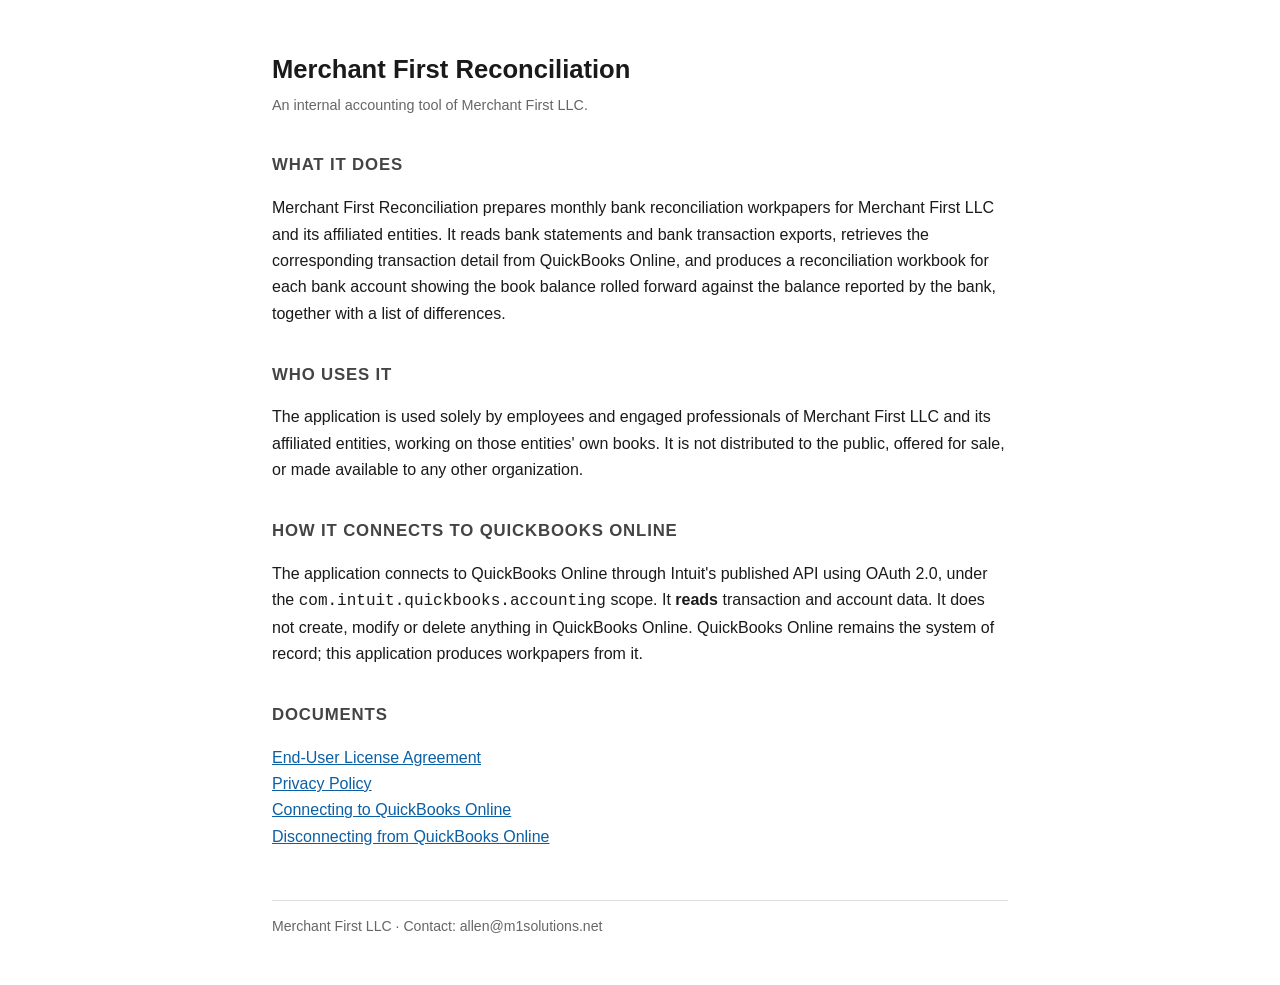
<file: index.html>
<!DOCTYPE html>
<html lang="en"><head><meta charset="utf-8">
<meta name="viewport" content="width=device-width,initial-scale=1">
<title>Merchant First Reconciliation</title>
<link rel="stylesheet" href="_style.css"></head><body>

<h1>Merchant First Reconciliation</h1>
<p class="meta">An internal accounting tool of Merchant First LLC.</p>

<h2>What it does</h2>
<p>Merchant First Reconciliation prepares monthly bank reconciliation workpapers
for Merchant First LLC and its affiliated entities. It reads bank statements and
bank transaction exports, retrieves the corresponding transaction detail from
QuickBooks Online, and produces a reconciliation workbook for each bank account
showing the book balance rolled forward against the balance reported by the
bank, together with a list of differences.</p>

<h2>Who uses it</h2>
<p>The application is used solely by employees and engaged professionals of
Merchant First LLC and its affiliated entities, working on those entities' own
books. It is not distributed to the public, offered for sale, or made available
to any other organization.</p>

<h2>How it connects to QuickBooks Online</h2>
<p>The application connects to QuickBooks Online through Intuit's published
API using OAuth 2.0, under the <code>com.intuit.quickbooks.accounting</code>
scope. It <strong>reads</strong> transaction and account data. It does not
create, modify or delete anything in QuickBooks Online. QuickBooks Online
remains the system of record; this application produces workpapers from it.</p>

<h2>Documents</h2>
<p><a href="eula.html">End-User License Agreement</a><br>
<a href="privacy.html">Privacy Policy</a><br>
<a href="connect.html">Connecting to QuickBooks Online</a><br>
<a href="disconnect.html">Disconnecting from QuickBooks Online</a></p>

<footer>Merchant First LLC &middot; Contact: allen@m1solutions.net</footer>
</body></html>
</file>
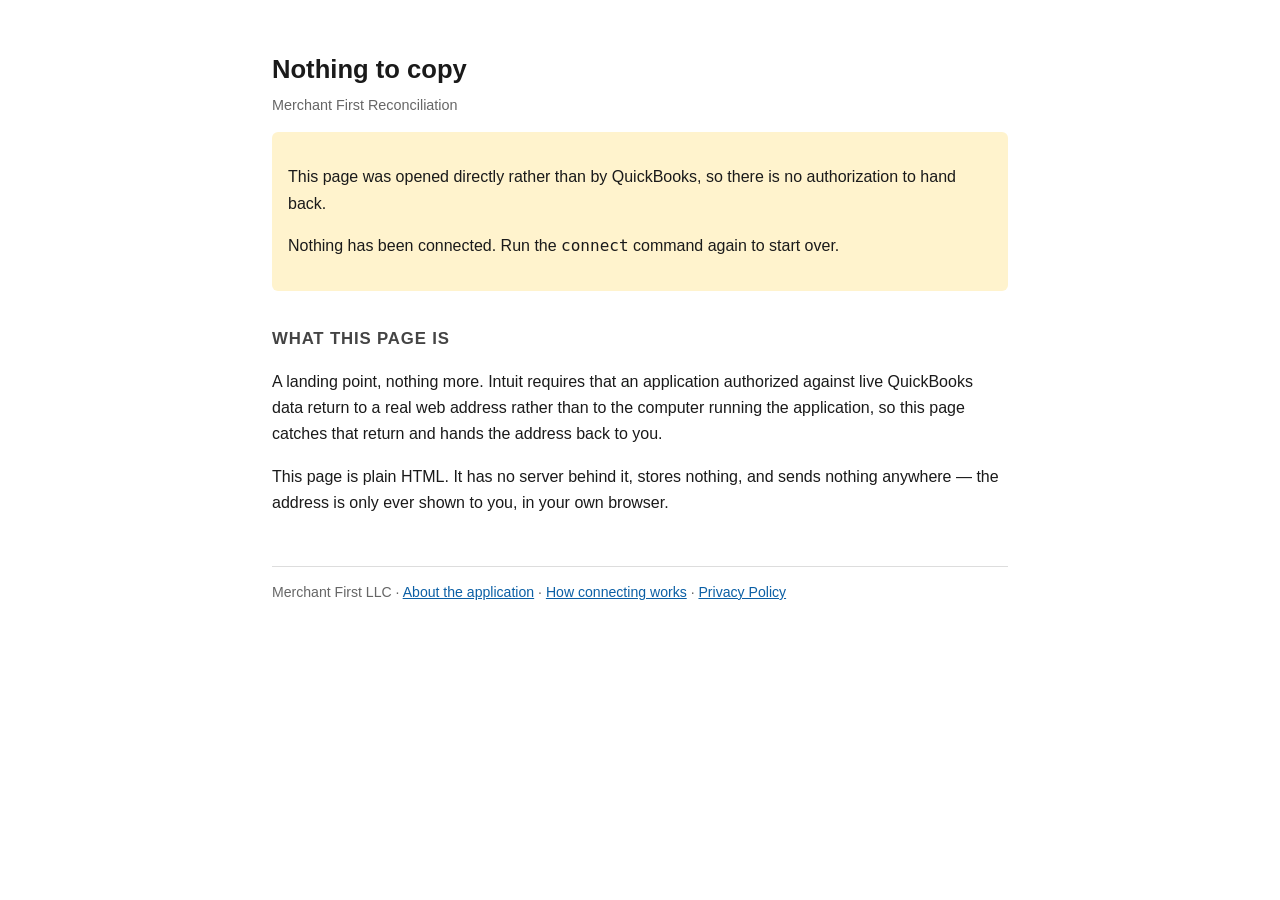
<file: callback.html>
<!DOCTYPE html>
<html lang="en"><head><meta charset="utf-8">
<meta name="viewport" content="width=device-width,initial-scale=1">
<title>Authorization complete &mdash; Merchant First Reconciliation</title>
<link rel="stylesheet" href="_style.css">
<style>
 #box{margin:1.5em 0;padding:1em;border:1px solid #ccc;border-radius:6px;
      background:#fafafa;word-break:break-all;font-family:ui-monospace,Consolas,monospace;
      font-size:.85em;line-height:1.5}
 button{font:inherit;padding:.5em 1.1em;border:1px solid #0b5fa5;background:#0b5fa5;
        color:#fff;border-radius:5px;cursor:pointer}
 button:hover{background:#094a82}
 #done{color:#1a7f37;font-weight:600;margin-left:.75em}
 .warn{background:#fff3cd;padding:1em;border-radius:6px}
</style></head><body>

<h1 id="head">Authorization complete</h1>
<p class="meta">Merchant First Reconciliation</p>

<div id="ok">
<p>Copy the address below and paste it back into the command window that is
waiting for it, then press Enter.</p>

<div id="box">loading&hellip;</div>
<p><button id="copy" type="button">Copy address</button><span id="done"></span></p>

<p>You can close this tab afterwards. The authorization code in that address
can only be used once, expires within minutes, and is useless without the
application's own secret.</p>
</div>

<div id="bad" class="warn" hidden>
<p id="badmsg"></p>
<p>Nothing has been connected. Run the <code>connect</code> command again to
start over.</p>
</div>

<h2>What this page is</h2>
<p>A landing point, nothing more. Intuit requires that an application
authorized against live QuickBooks data return to a real web address rather
than to the computer running the application, so this page catches that return
and hands the address back to you.</p>
<p>This page is plain HTML. It has no server behind it, stores nothing, and
sends nothing anywhere &mdash; the address is only ever shown to you, in your
own browser.</p>

<footer>Merchant First LLC &middot;
<a href="index.html">About the application</a> &middot;
<a href="connect.html">How connecting works</a> &middot;
<a href="privacy.html">Privacy Policy</a></footer>

<script>
(function () {
  var params = new URLSearchParams(window.location.search);
  var err = params.get("error");
  if (err || !params.get("code")) {
    document.getElementById("ok").hidden = true;
    document.getElementById("bad").hidden = false;
    document.getElementById("head").textContent =
      err ? "Authorization was not completed" : "Nothing to copy";
    document.getElementById("badmsg").textContent = err
      ? "QuickBooks reported: " + err +
        (params.get("error_description")
          ? " — " + params.get("error_description") : "")
      : "This page was opened directly rather than by QuickBooks, so there is "
        + "no authorization to hand back.";
    return;
  }
  var addr = window.location.href;
  document.getElementById("box").textContent = addr;
  document.getElementById("copy").addEventListener("click", function () {
    var done = document.getElementById("done");
    function ok() { done.textContent = "Copied"; }
    if (navigator.clipboard && window.isSecureContext) {
      navigator.clipboard.writeText(addr).then(ok, fallback);
    } else { fallback(); }
    function fallback() {
      var r = document.createRange();
      r.selectNodeContents(document.getElementById("box"));
      var sel = window.getSelection();
      sel.removeAllRanges(); sel.addRange(r);
      try { document.execCommand("copy"); ok(); }
      catch (e) { done.textContent = "Select the address above and copy it"; }
    }
  });
})();
</script>
</body></html>
</file>
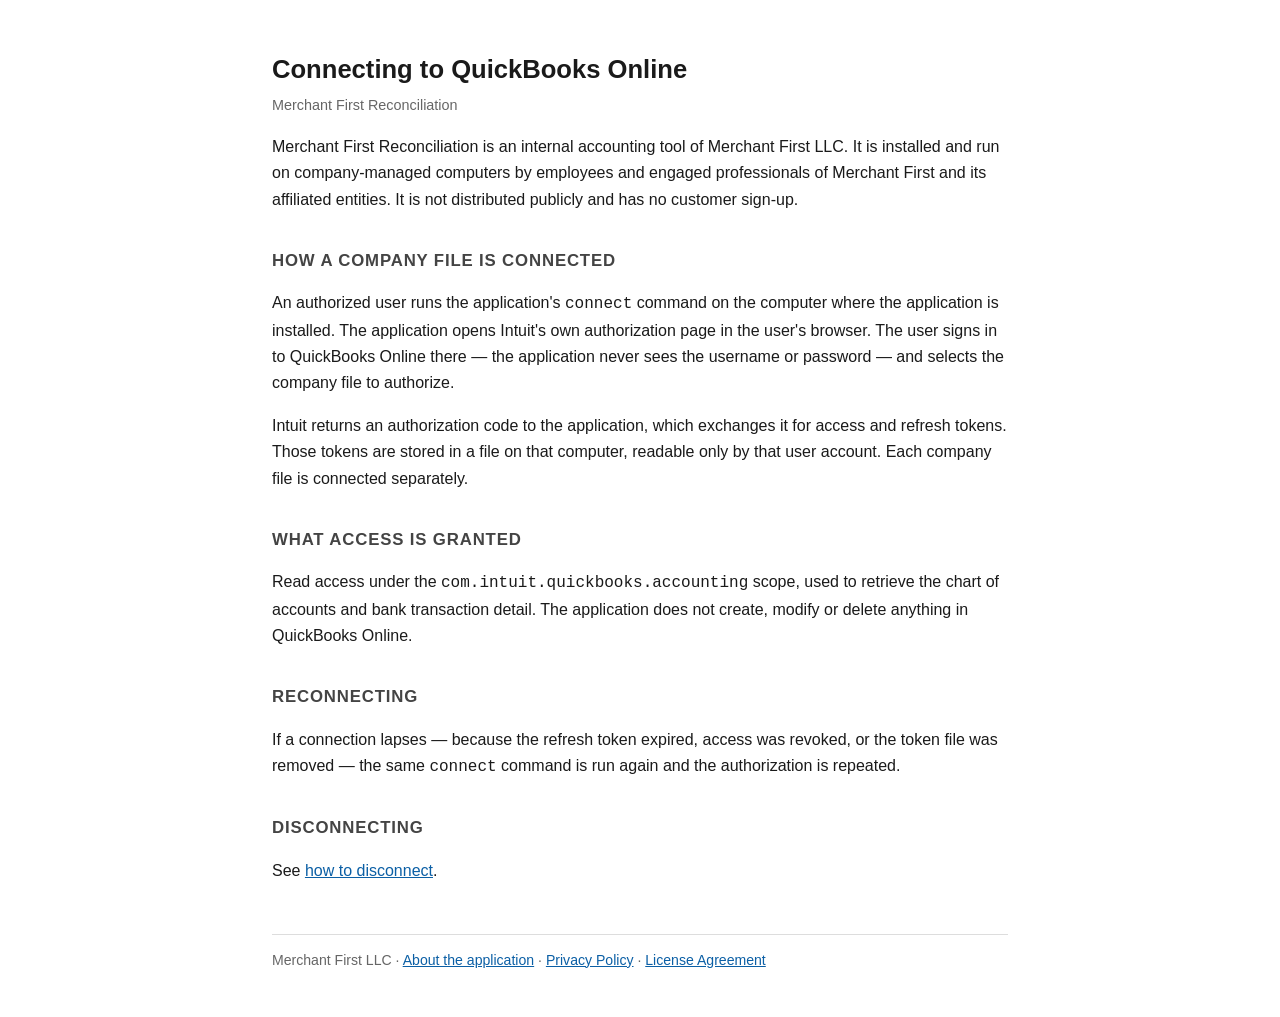
<file: connect.html>
<!DOCTYPE html>
<html lang="en"><head><meta charset="utf-8">
<meta name="viewport" content="width=device-width,initial-scale=1">
<title>Connecting to QuickBooks Online &mdash; Merchant First Reconciliation</title>
<link rel="stylesheet" href="_style.css"></head><body>

<h1>Connecting to QuickBooks Online</h1>
<p class="meta">Merchant First Reconciliation</p>

<p>Merchant First Reconciliation is an internal accounting tool of Merchant
First LLC. It is installed and run on company-managed computers by employees
and engaged professionals of Merchant First and its affiliated entities. It is
not distributed publicly and has no customer sign-up.</p>

<h2>How a company file is connected</h2>
<p>An authorized user runs the application's <code>connect</code> command on
the computer where the application is installed. The application opens
Intuit's own authorization page in the user's browser. The user signs in to
QuickBooks Online there &mdash; the application never sees the username or
password &mdash; and selects the company file to authorize.</p>
<p>Intuit returns an authorization code to the application, which exchanges it
for access and refresh tokens. Those tokens are stored in a file on that
computer, readable only by that user account. Each company file is connected
separately.</p>

<h2>What access is granted</h2>
<p>Read access under the <code>com.intuit.quickbooks.accounting</code> scope,
used to retrieve the chart of accounts and bank transaction detail. The
application does not create, modify or delete anything in QuickBooks Online.</p>

<h2>Reconnecting</h2>
<p>If a connection lapses &mdash; because the refresh token expired, access was
revoked, or the token file was removed &mdash; the same <code>connect</code>
command is run again and the authorization is repeated.</p>

<h2>Disconnecting</h2>
<p>See <a href="disconnect.html">how to disconnect</a>.</p>

<footer>Merchant First LLC &middot;
<a href="index.html">About the application</a> &middot;
<a href="privacy.html">Privacy Policy</a> &middot;
<a href="eula.html">License Agreement</a></footer>
</body></html>
</file>
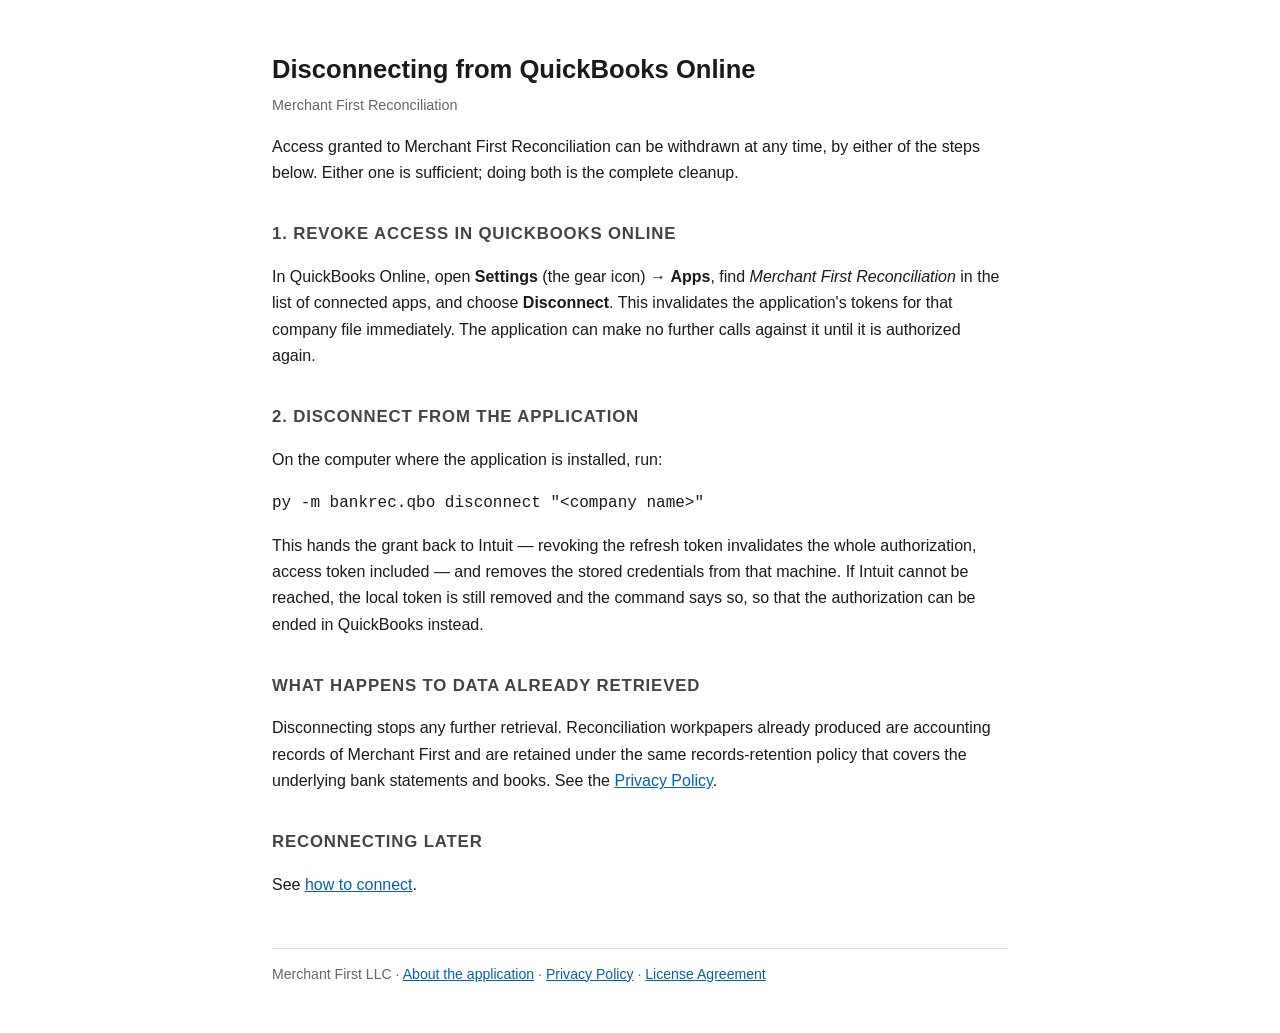
<file: disconnect.html>
<!DOCTYPE html>
<html lang="en"><head><meta charset="utf-8">
<meta name="viewport" content="width=device-width,initial-scale=1">
<title>Disconnecting from QuickBooks Online &mdash; Merchant First Reconciliation</title>
<link rel="stylesheet" href="_style.css"></head><body>

<h1>Disconnecting from QuickBooks Online</h1>
<p class="meta">Merchant First Reconciliation</p>

<p>Access granted to Merchant First Reconciliation can be withdrawn at any
time, by either of the steps below. Either one is sufficient; doing both is
the complete cleanup.</p>

<h2>1. Revoke access in QuickBooks Online</h2>
<p>In QuickBooks Online, open <strong>Settings</strong> (the gear icon) &rarr;
<strong>Apps</strong>, find <em>Merchant First Reconciliation</em> in the list
of connected apps, and choose <strong>Disconnect</strong>. This invalidates the
application's tokens for that company file immediately. The application can
make no further calls against it until it is authorized again.</p>

<h2>2. Disconnect from the application</h2>
<p>On the computer where the application is installed, run:</p>
<p><code>py -m bankrec.qbo disconnect "&lt;company name&gt;"</code></p>
<p>This hands the grant back to Intuit &mdash; revoking the refresh token
invalidates the whole authorization, access token included &mdash; and removes
the stored credentials from that machine. If Intuit cannot be reached, the
local token is still removed and the command says so, so that the
authorization can be ended in QuickBooks instead.</p>

<h2>What happens to data already retrieved</h2>
<p>Disconnecting stops any further retrieval. Reconciliation workpapers already
produced are accounting records of Merchant First and are retained under the
same records-retention policy that covers the underlying bank statements and
books. See the <a href="privacy.html">Privacy Policy</a>.</p>

<h2>Reconnecting later</h2>
<p>See <a href="connect.html">how to connect</a>.</p>

<footer>Merchant First LLC &middot;
<a href="index.html">About the application</a> &middot;
<a href="privacy.html">Privacy Policy</a> &middot;
<a href="eula.html">License Agreement</a></footer>
</body></html>
</file>
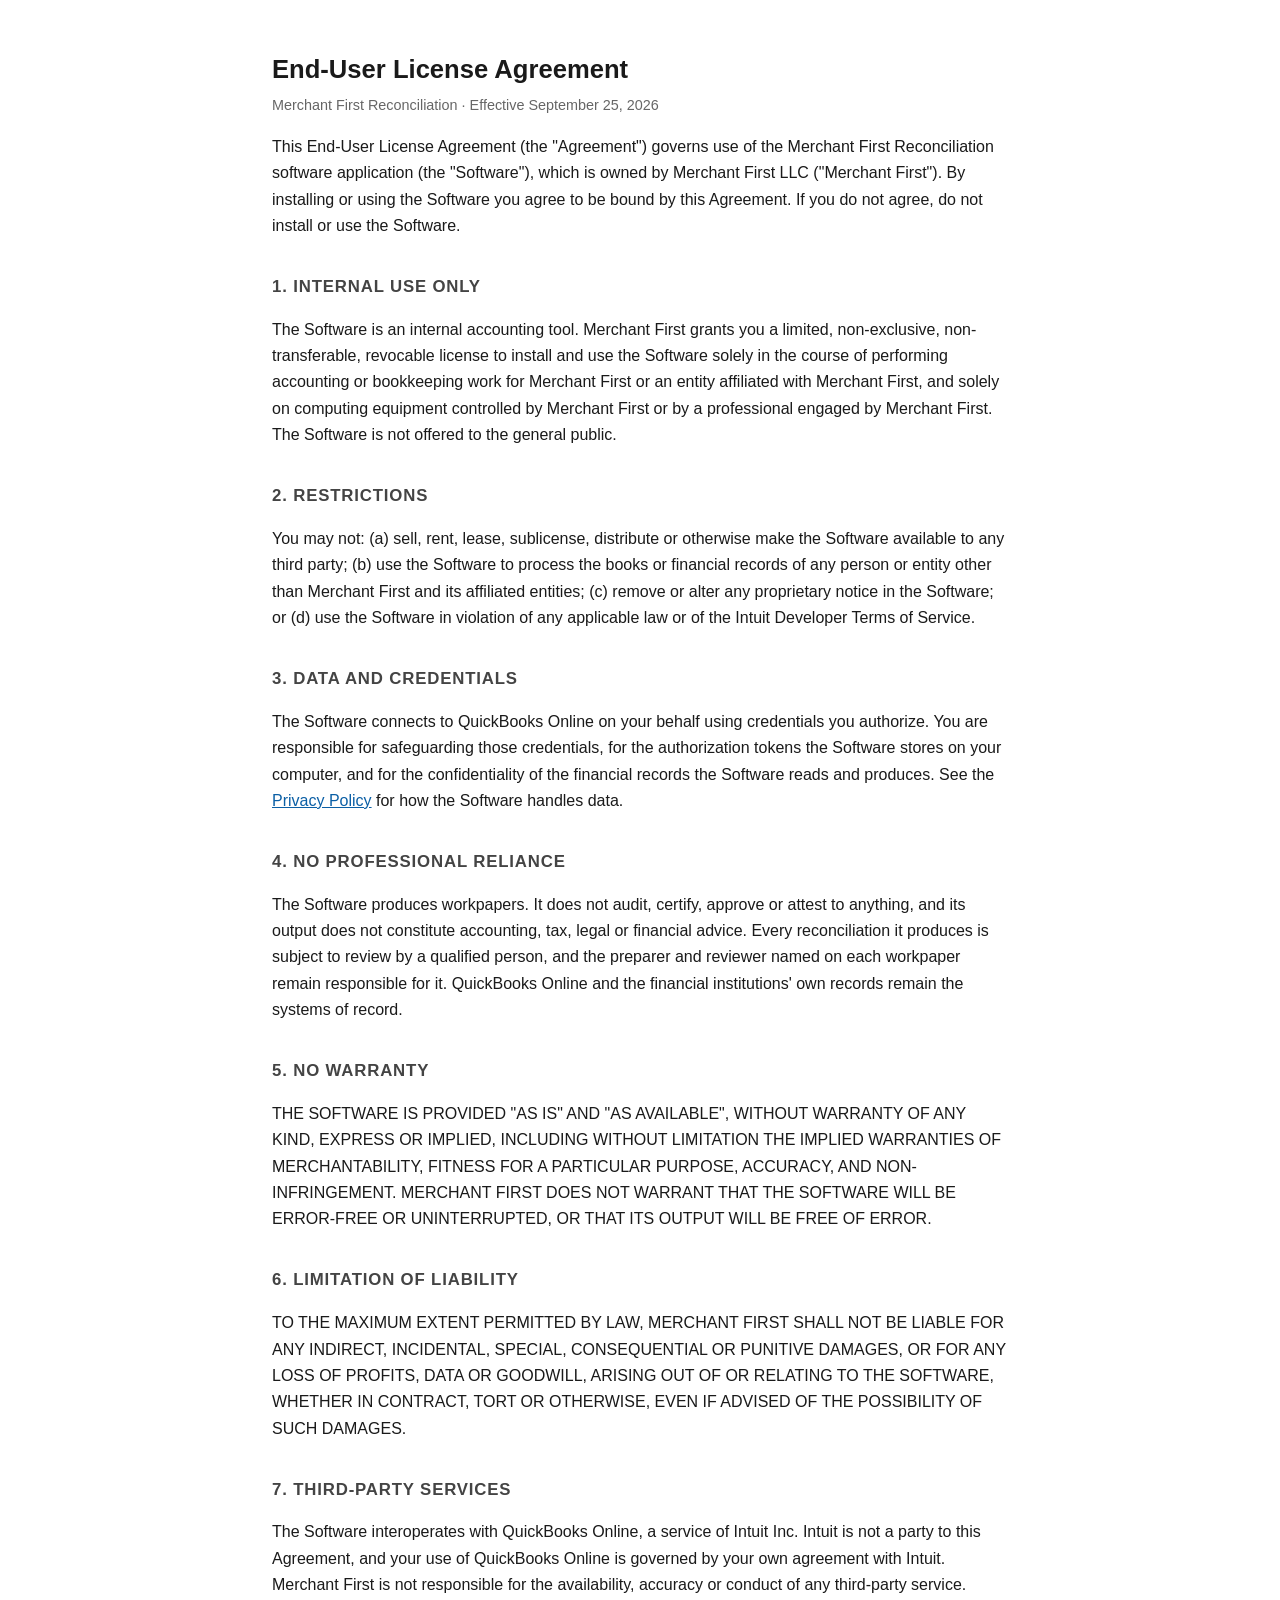
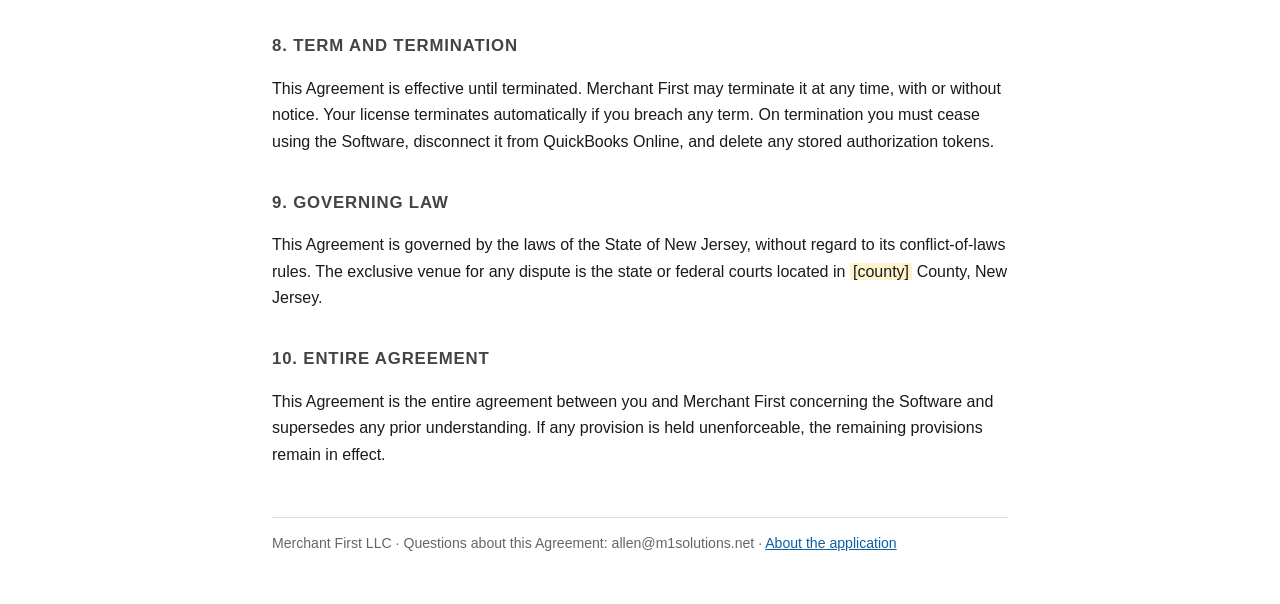
<file: eula.html>
<!DOCTYPE html>
<html lang="en"><head><meta charset="utf-8">
<meta name="viewport" content="width=device-width,initial-scale=1">
<title>End-User License Agreement &mdash; Merchant First Reconciliation</title>
<link rel="stylesheet" href="_style.css"></head><body>

<h1>End-User License Agreement</h1>
<p class="meta">Merchant First Reconciliation &middot; Effective September 25, 2026</p>

<p>This End-User License Agreement (the "Agreement") governs use of the
Merchant First Reconciliation software application (the "Software"), which is
owned by Merchant First LLC ("Merchant First"). By installing or using the
Software you agree to be bound by this Agreement. If you do not agree, do not
install or use the Software.</p>

<h2>1. Internal use only</h2>
<p>The Software is an internal accounting tool. Merchant First grants you a
limited, non-exclusive, non-transferable, revocable license to install and use
the Software solely in the course of performing accounting or bookkeeping work
for Merchant First or an entity affiliated with Merchant First, and solely on
computing equipment controlled by Merchant First or by a professional engaged
by Merchant First. The Software is not offered to the general public.</p>

<h2>2. Restrictions</h2>
<p>You may not: (a) sell, rent, lease, sublicense, distribute or otherwise make
the Software available to any third party; (b) use the Software to process the
books or financial records of any person or entity other than Merchant First
and its affiliated entities; (c) remove or alter any proprietary notice in the
Software; or (d) use the Software in violation of any applicable law or of the
Intuit Developer Terms of Service.</p>

<h2>3. Data and credentials</h2>
<p>The Software connects to QuickBooks Online on your behalf using credentials
you authorize. You are responsible for safeguarding those credentials, for the
authorization tokens the Software stores on your computer, and for the
confidentiality of the financial records the Software reads and produces. See
the <a href="privacy.html">Privacy Policy</a> for how the Software handles
data.</p>

<h2>4. No professional reliance</h2>
<p>The Software produces workpapers. It does not audit, certify, approve or
attest to anything, and its output does not constitute accounting, tax, legal
or financial advice. Every reconciliation it produces is subject to review by a
qualified person, and the preparer and reviewer named on each workpaper remain
responsible for it. QuickBooks Online and the financial institutions' own
records remain the systems of record.</p>

<h2>5. No warranty</h2>
<p>THE SOFTWARE IS PROVIDED "AS IS" AND "AS AVAILABLE", WITHOUT WARRANTY OF ANY
KIND, EXPRESS OR IMPLIED, INCLUDING WITHOUT LIMITATION THE IMPLIED WARRANTIES OF
MERCHANTABILITY, FITNESS FOR A PARTICULAR PURPOSE, ACCURACY, AND
NON-INFRINGEMENT. MERCHANT FIRST DOES NOT WARRANT THAT THE SOFTWARE WILL BE
ERROR-FREE OR UNINTERRUPTED, OR THAT ITS OUTPUT WILL BE FREE OF ERROR.</p>

<h2>6. Limitation of liability</h2>
<p>TO THE MAXIMUM EXTENT PERMITTED BY LAW, MERCHANT FIRST SHALL NOT BE LIABLE
FOR ANY INDIRECT, INCIDENTAL, SPECIAL, CONSEQUENTIAL OR PUNITIVE DAMAGES, OR
FOR ANY LOSS OF PROFITS, DATA OR GOODWILL, ARISING OUT OF OR RELATING TO THE
SOFTWARE, WHETHER IN CONTRACT, TORT OR OTHERWISE, EVEN IF ADVISED OF THE
POSSIBILITY OF SUCH DAMAGES.</p>

<h2>7. Third-party services</h2>
<p>The Software interoperates with QuickBooks Online, a service of Intuit Inc.
Intuit is not a party to this Agreement, and your use of QuickBooks Online is
governed by your own agreement with Intuit. Merchant First is not responsible
for the availability, accuracy or conduct of any third-party service.</p>

<h2>8. Term and termination</h2>
<p>This Agreement is effective until terminated. Merchant First may terminate
it at any time, with or without notice. Your license terminates automatically
if you breach any term. On termination you must cease using the Software,
disconnect it from QuickBooks Online, and delete any stored authorization
tokens.</p>

<h2>9. Governing law</h2>
<p>This Agreement is governed by the laws of the State of New Jersey, without regard to its conflict-of-laws
rules. The exclusive venue for any dispute is the state or federal courts
located in <span class="fill">[county]</span> County, New Jersey.</p>

<h2>10. Entire agreement</h2>
<p>This Agreement is the entire agreement between you and Merchant First
concerning the Software and supersedes any prior understanding. If any
provision is held unenforceable, the remaining provisions remain in effect.</p>

<footer>Merchant First LLC &middot; Questions about this Agreement:
allen@m1solutions.net &middot;
<a href="index.html">About the application</a></footer>
</body></html>
</file>
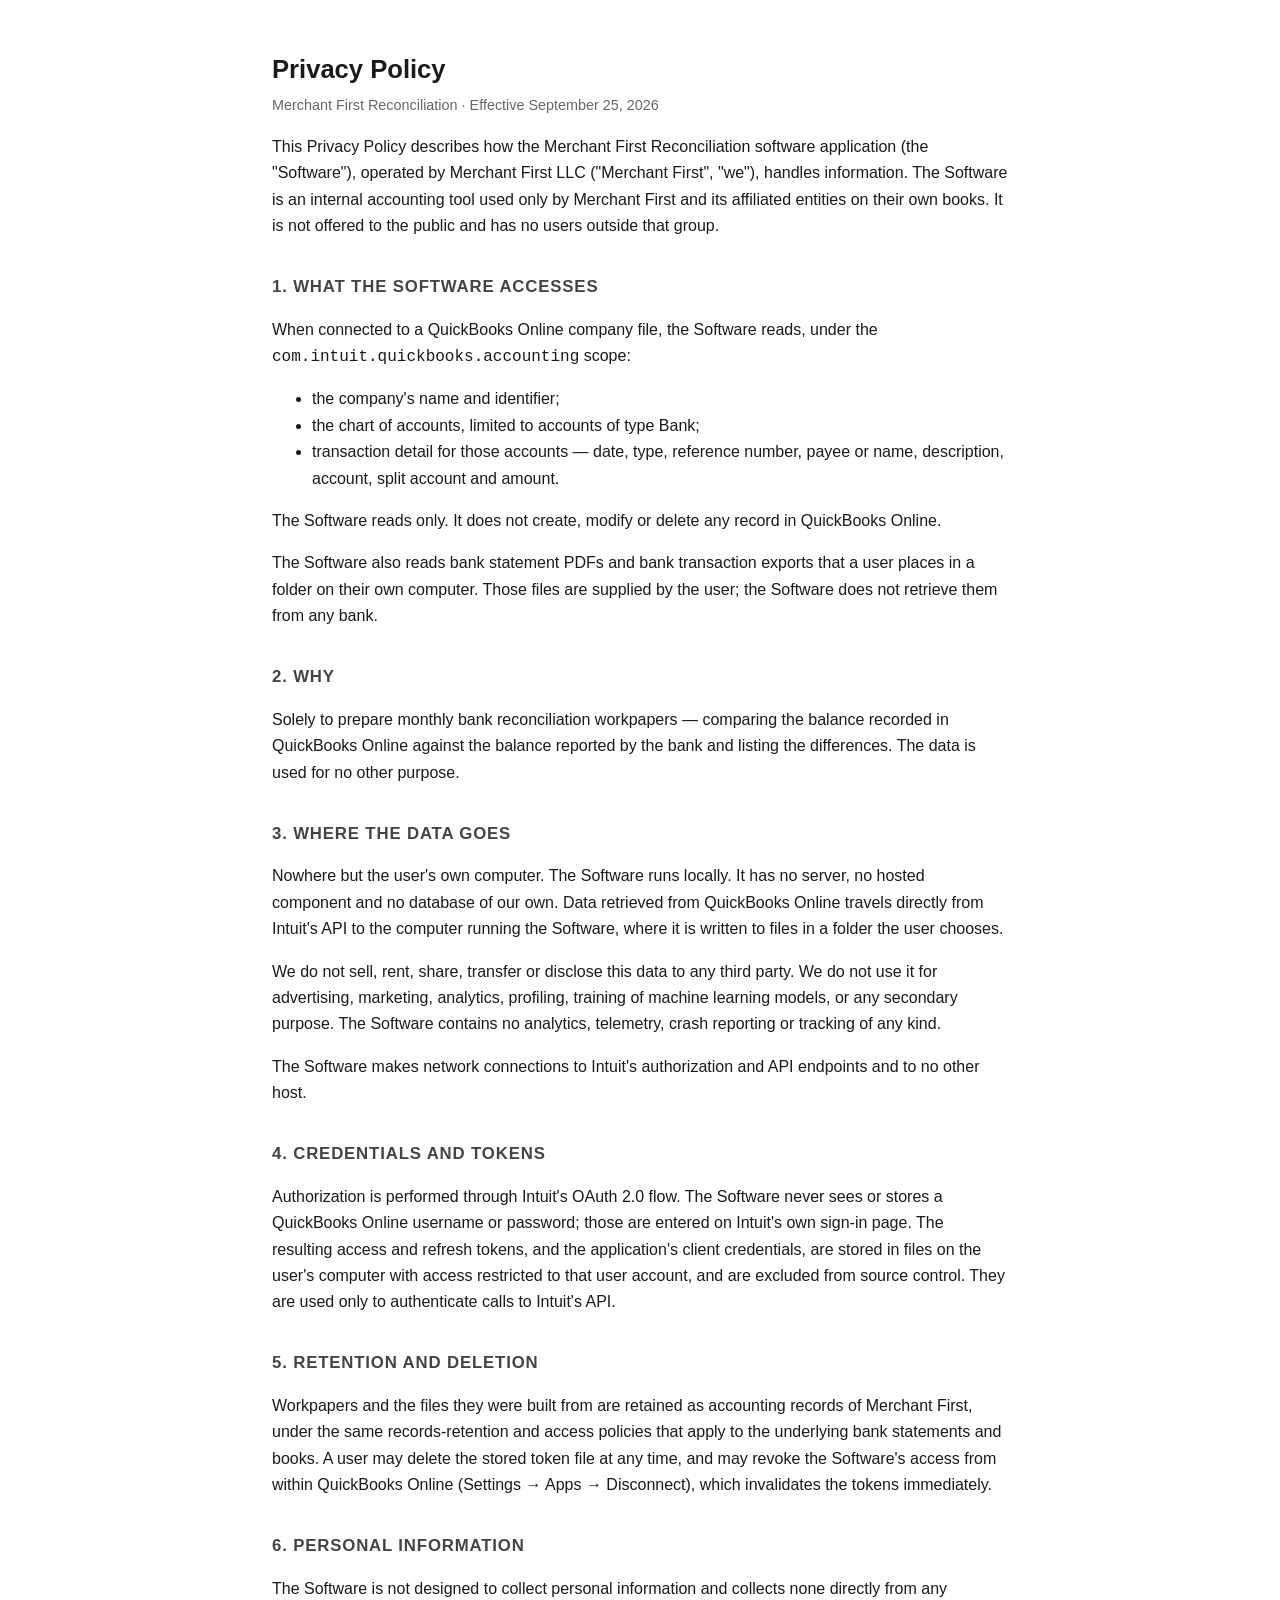
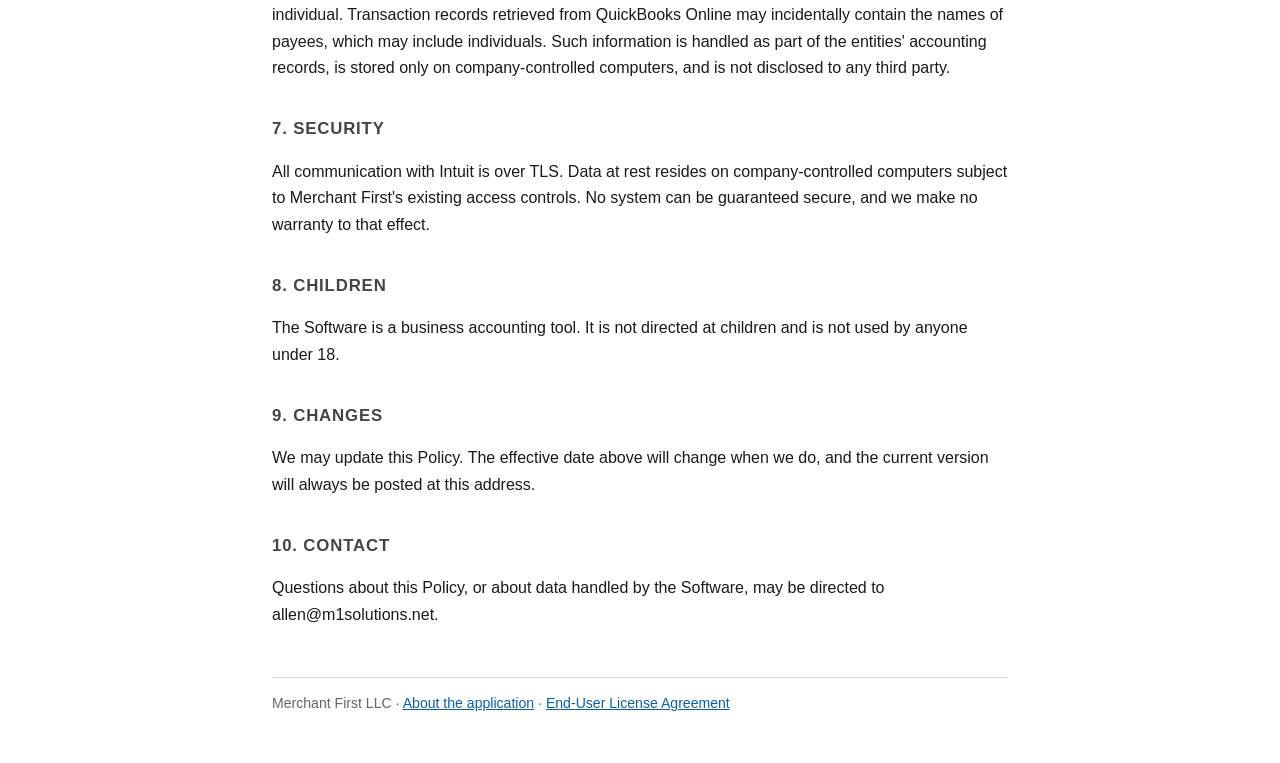
<file: privacy.html>
<!DOCTYPE html>
<html lang="en"><head><meta charset="utf-8">
<meta name="viewport" content="width=device-width,initial-scale=1">
<title>Privacy Policy &mdash; Merchant First Reconciliation</title>
<link rel="stylesheet" href="_style.css"></head><body>

<h1>Privacy Policy</h1>
<p class="meta">Merchant First Reconciliation &middot; Effective September 25, 2026</p>

<p>This Privacy Policy describes how the Merchant First Reconciliation software
application (the "Software"), operated by Merchant First LLC
("Merchant First", "we"), handles information. The Software is an internal
accounting tool used only by Merchant First and its affiliated entities on
their own books. It is not offered to the public and has no users outside that
group.</p>

<h2>1. What the Software accesses</h2>
<p>When connected to a QuickBooks Online company file, the Software reads, under
the <code>com.intuit.quickbooks.accounting</code> scope:</p>
<ul>
<li>the company's name and identifier;</li>
<li>the chart of accounts, limited to accounts of type Bank;</li>
<li>transaction detail for those accounts &mdash; date, type, reference
number, payee or name, description, account, split account and amount.</li>
</ul>
<p>The Software reads only. It does not create, modify or delete any record in
QuickBooks Online.</p>
<p>The Software also reads bank statement PDFs and bank transaction exports
that a user places in a folder on their own computer. Those files are supplied
by the user; the Software does not retrieve them from any bank.</p>

<h2>2. Why</h2>
<p>Solely to prepare monthly bank reconciliation workpapers &mdash; comparing
the balance recorded in QuickBooks Online against the balance reported by the
bank and listing the differences. The data is used for no other purpose.</p>

<h2>3. Where the data goes</h2>
<p>Nowhere but the user's own computer. The Software runs locally. It has no
server, no hosted component and no database of our own. Data retrieved from
QuickBooks Online travels directly from Intuit's API to the computer running
the Software, where it is written to files in a folder the user chooses.</p>
<p>We do not sell, rent, share, transfer or disclose this data to any third
party. We do not use it for advertising, marketing, analytics, profiling,
training of machine learning models, or any secondary purpose. The Software
contains no analytics, telemetry, crash reporting or tracking of any kind.</p>
<p>The Software makes network connections to Intuit's authorization and API
endpoints and to no other host.</p>

<h2>4. Credentials and tokens</h2>
<p>Authorization is performed through Intuit's OAuth 2.0 flow. The Software
never sees or stores a QuickBooks Online username or password; those are
entered on Intuit's own sign-in page. The resulting access and refresh tokens,
and the application's client credentials, are stored in files on the user's
computer with access restricted to that user account, and are excluded from
source control. They are used only to authenticate calls to Intuit's API.</p>

<h2>5. Retention and deletion</h2>
<p>Workpapers and the files they were built from are retained as accounting
records of Merchant First, under the same records-retention and access policies
that apply to the underlying bank statements and books. A user may delete the
stored token file at any time, and may revoke the Software's access from within
QuickBooks Online (Settings &rarr; Apps &rarr; Disconnect), which invalidates
the tokens immediately.</p>

<h2>6. Personal information</h2>
<p>The Software is not designed to collect personal information and collects
none directly from any individual. Transaction records retrieved from
QuickBooks Online may incidentally contain the names of payees, which may
include individuals. Such information is handled as part of the entities'
accounting records, is stored only on company-controlled computers, and is not
disclosed to any third party.</p>

<h2>7. Security</h2>
<p>All communication with Intuit is over TLS. Data at rest resides on
company-controlled computers subject to Merchant First's existing access
controls. No system can be guaranteed secure, and we make no warranty to that
effect.</p>

<h2>8. Children</h2>
<p>The Software is a business accounting tool. It is not directed at children
and is not used by anyone under 18.</p>

<h2>9. Changes</h2>
<p>We may update this Policy. The effective date above will change when we do,
and the current version will always be posted at this address.</p>

<h2>10. Contact</h2>
<p>Questions about this Policy, or about data handled by the Software, may be
directed to allen@m1solutions.net.</p>

<footer>Merchant First LLC &middot;
<a href="index.html">About the application</a> &middot;
<a href="eula.html">End-User License Agreement</a></footer>
</body></html>
</file>
<file: _style.css>
body{max-width:46em;margin:3em auto;padding:0 1.25em;
 font:16px/1.65 -apple-system,"Segoe UI",Roboto,Helvetica,Arial,sans-serif;color:#1a1a1a}
h1{font-size:1.6em;margin-bottom:.15em}
h2{font-size:1.05em;margin-top:2em;text-transform:uppercase;letter-spacing:.05em;color:#444}
.meta{color:#666;font-size:.9em;margin-top:0}
.fill{background:#fff3cd;padding:0 .2em}
footer{margin-top:3.5em;padding-top:1em;border-top:1px solid #ddd;color:#666;font-size:.88em}
a{color:#0b5fa5}
</file>
